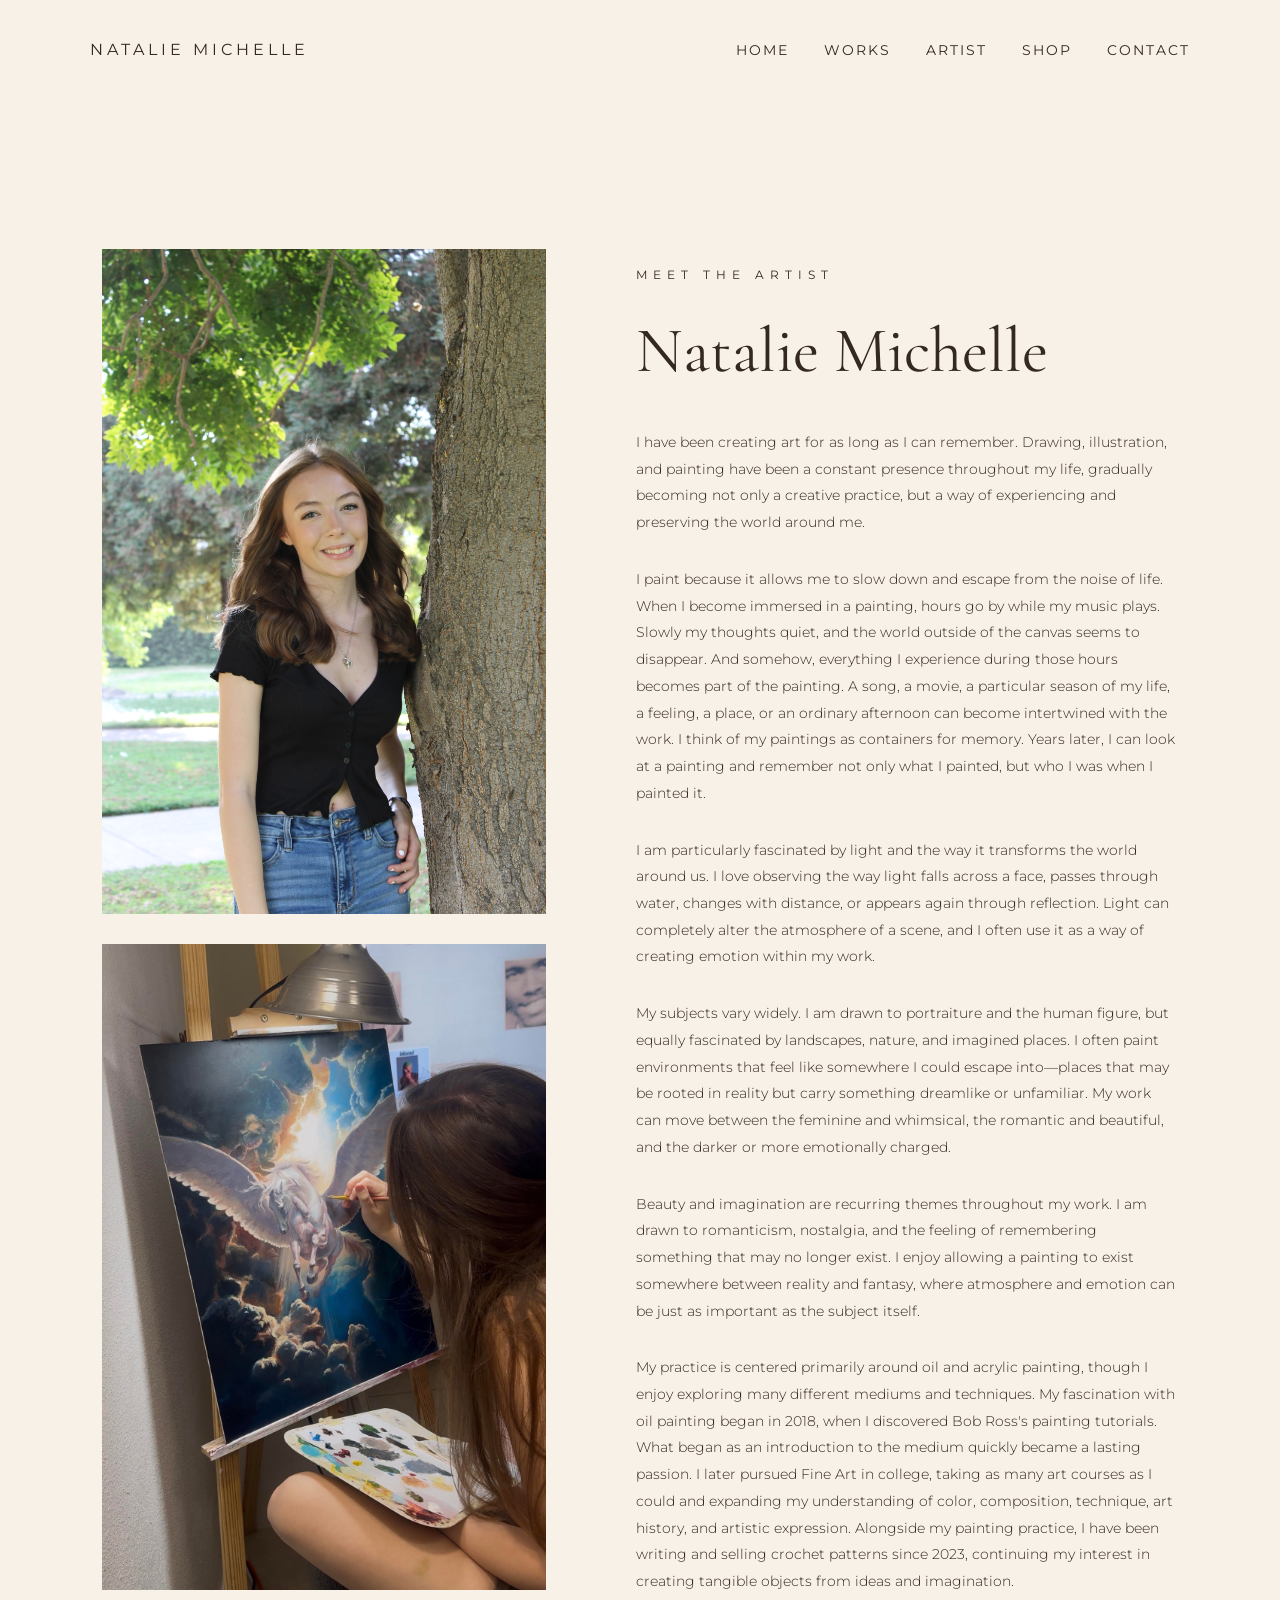
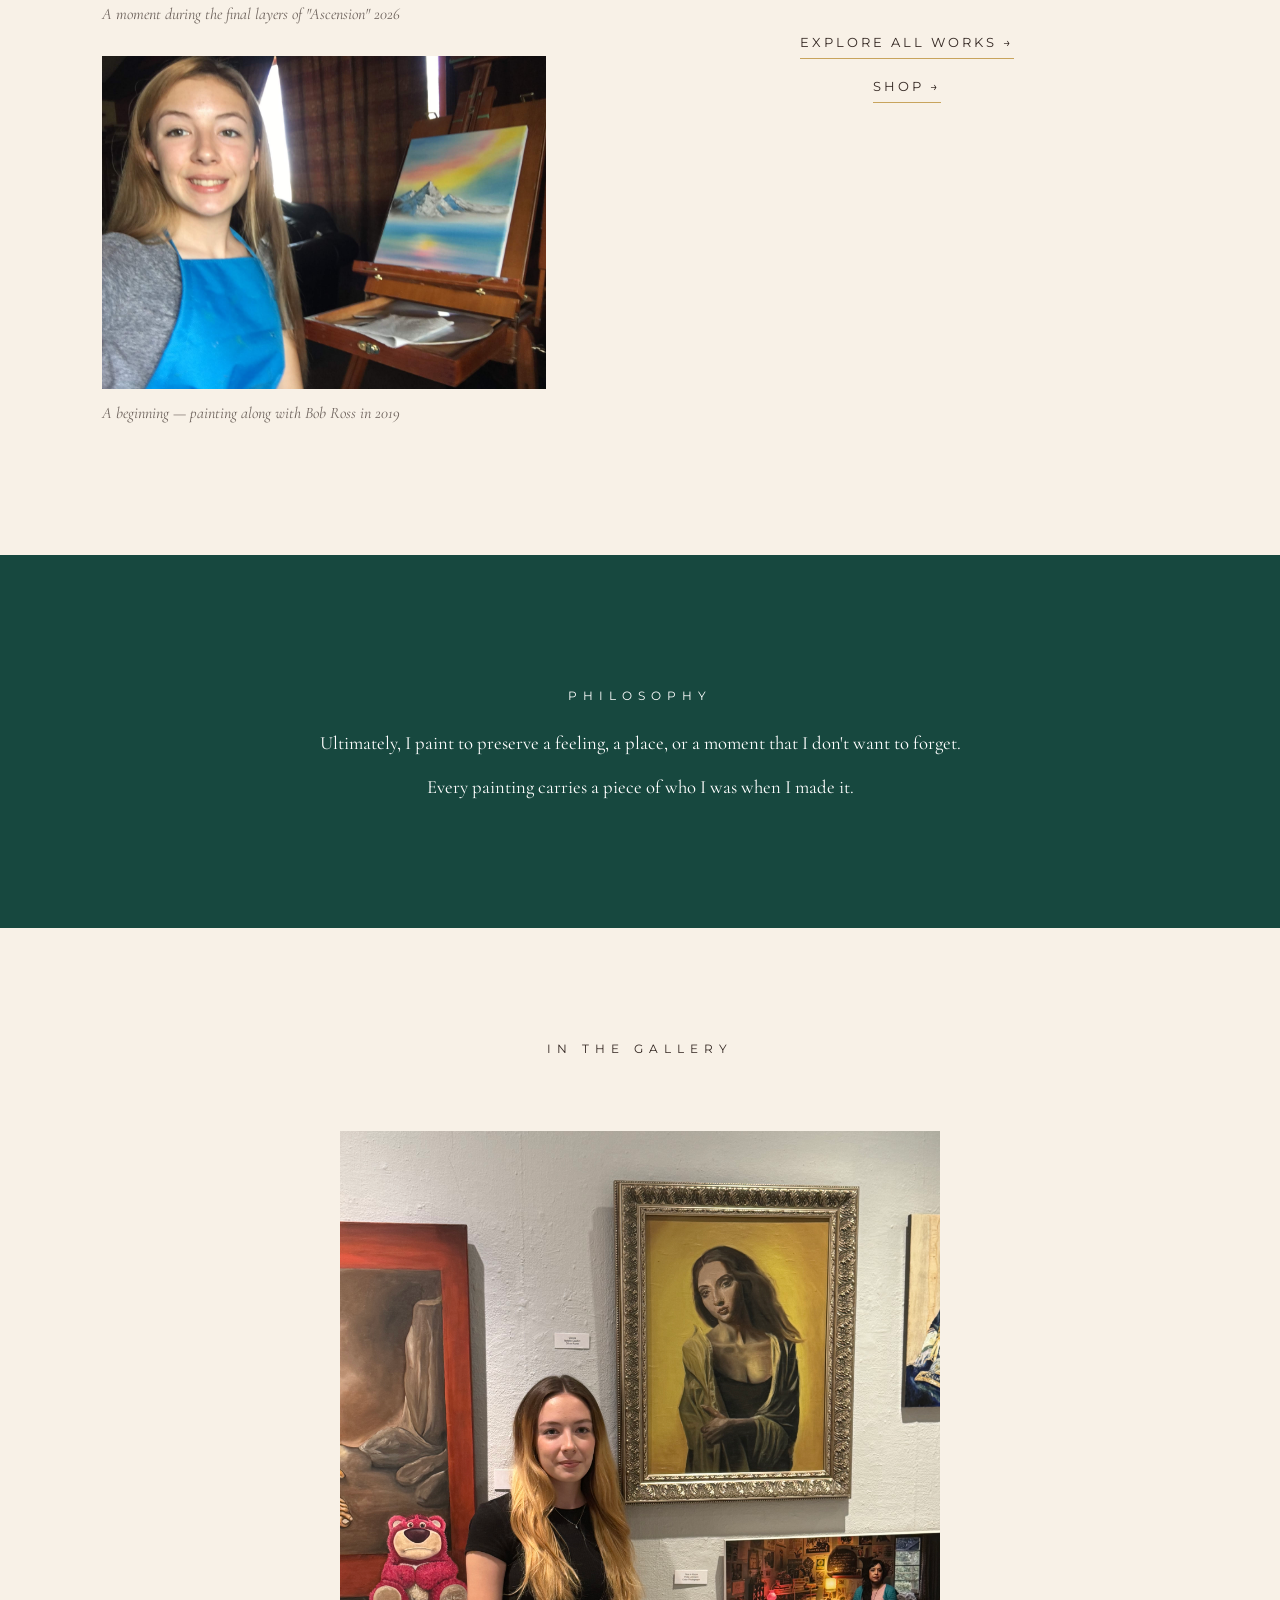
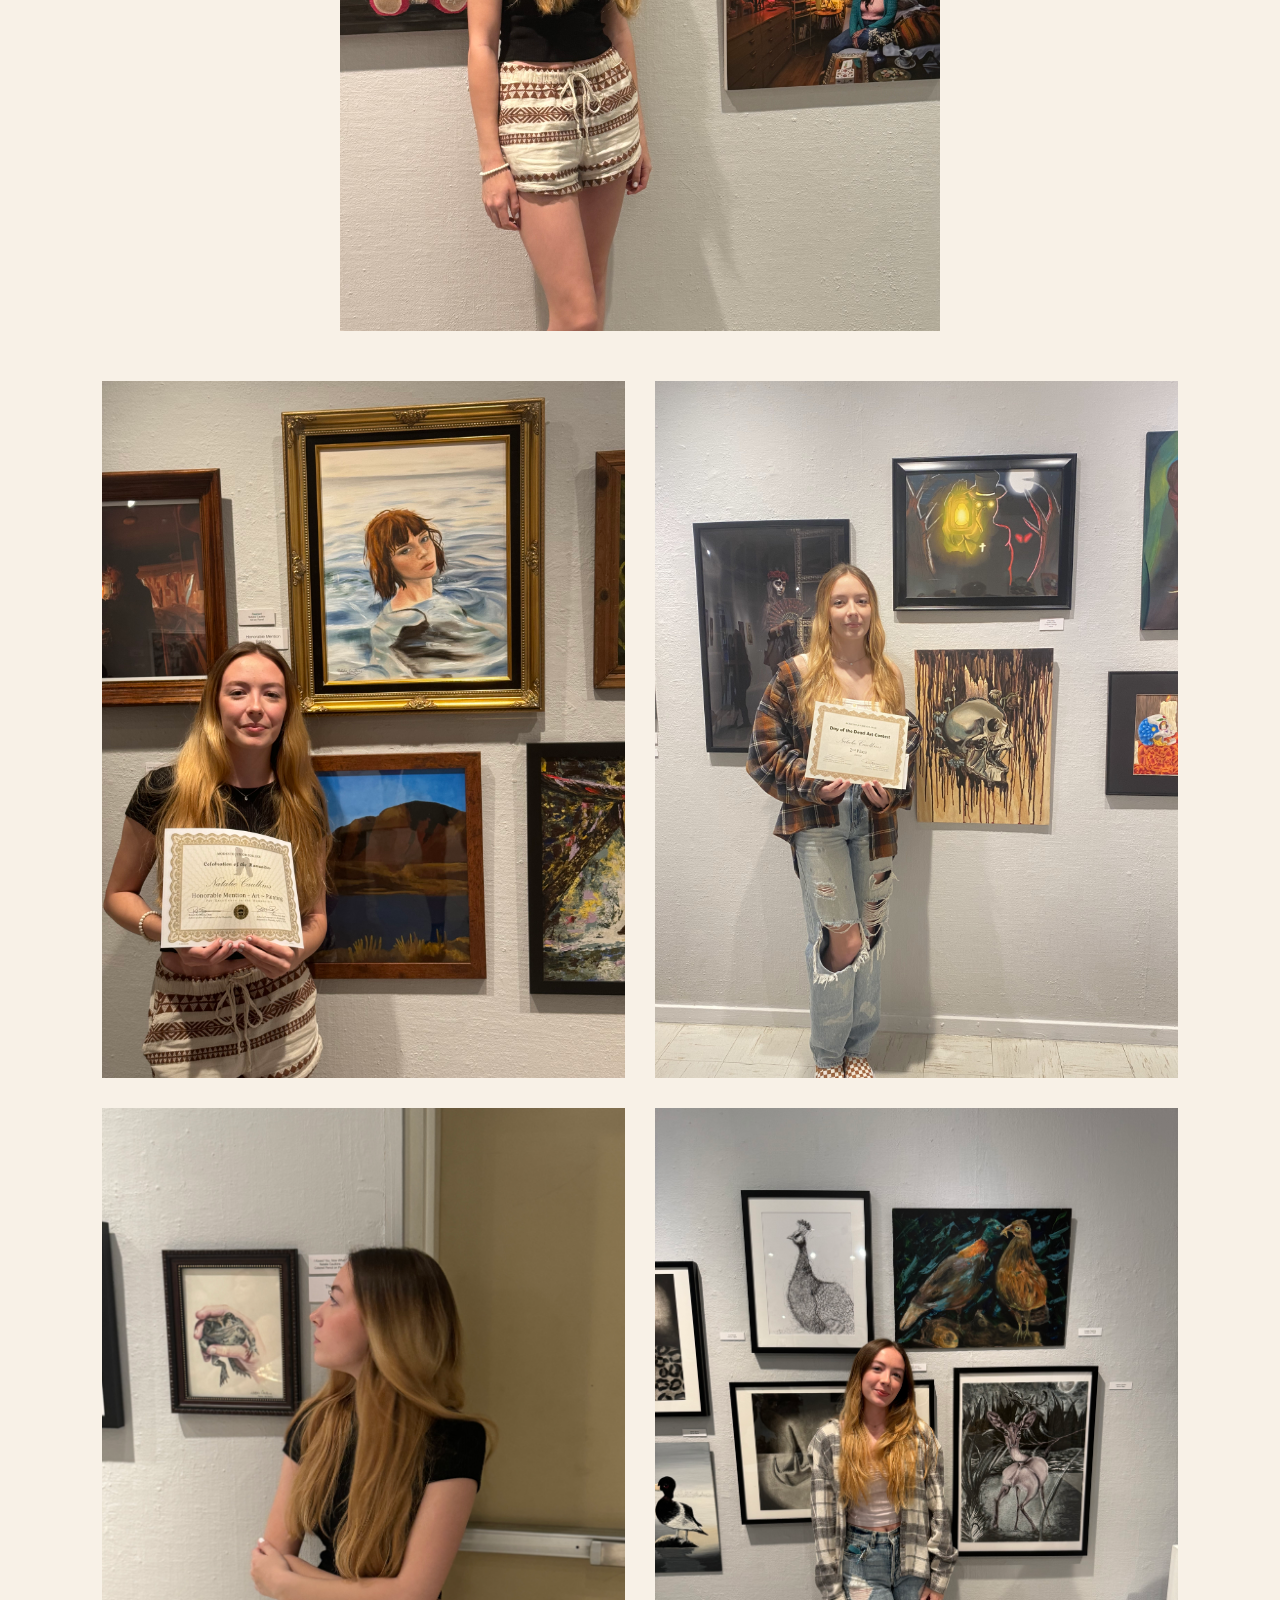
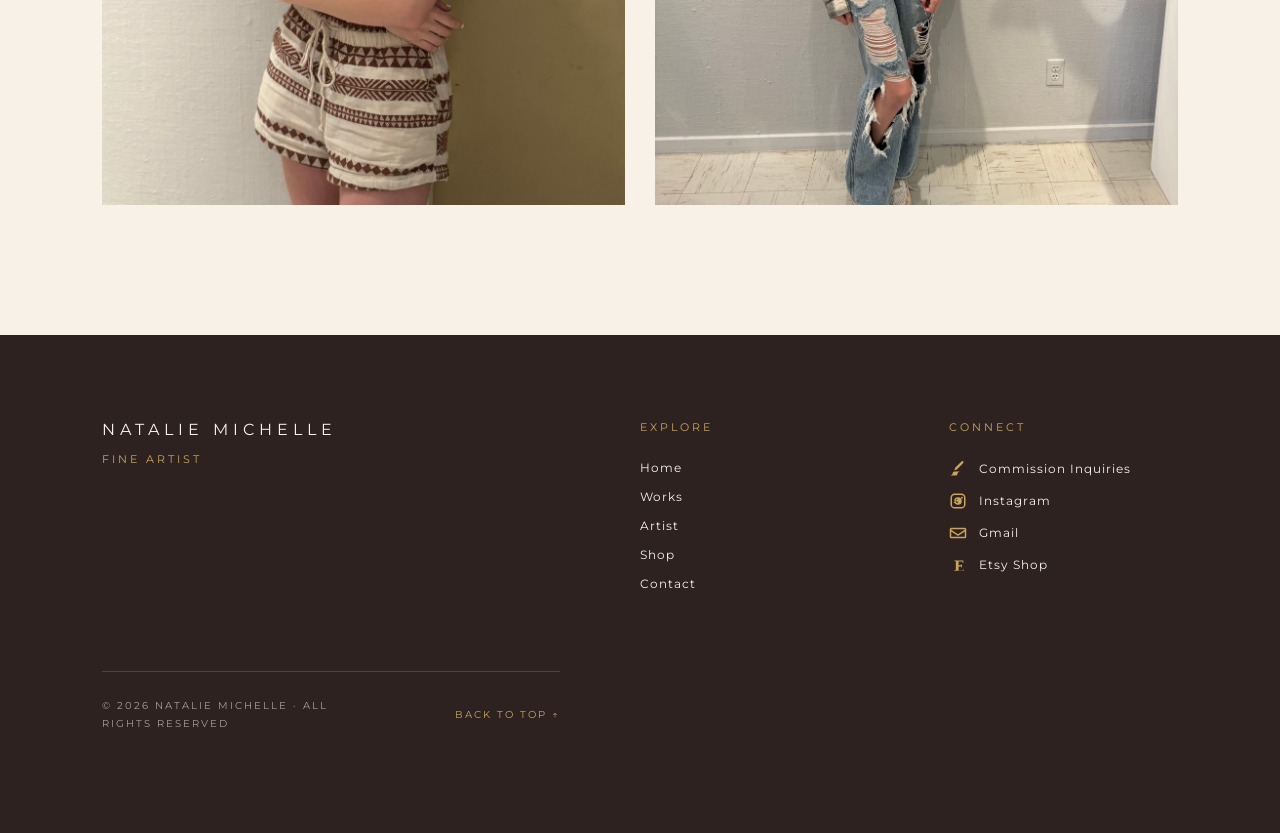
<file: about.html>
<!DOCTYPE html>
<html lang="en">

<head>

<meta charset="UTF-8">
<meta name="viewport" content="width=device-width, initial-scale=1.0">

<title>Artist | Natalie Michelle</title>

<link rel="stylesheet" href="style.css">

<link href="https://fonts.googleapis.com/css2?family=Cormorant+Garamond:wght@300;400;500;600;700&family=Montserrat:wght@300;400;500&display=swap" rel="stylesheet">

</head>


<body>


<header class="luxury-nav gallery-nav">

<div class="signature">
Natalie Michelle
</div>


<nav>

<a href="index.html">Home</a>


<div class="dropdown">

<a href="gallery.html">
Works
</a>

<div class="dropdown-menu">

<a href="works-2026.html">2026</a>
<a href="works-2025.html">2025</a>
<a href="works-2024.html">2024</a>
<a href="works-2023.html">2023</a>

</div>

</div>


<a href="about.html">Artist</a>
<a href="shop.html">Shop</a>
<a href="contact.html">Contact</a>

</nav>

</header>





<section class="artist-page">


<div class="artist-image">

    <img src="images/about/IMG_3350.jpeg" alt="Natalie Michelle">

    
    <div class="artist-memory">
        
        <img src="images/about/unnamed.jpg" alt="natalie michelle ascension 2026">
         <p>A moment during the final layers of "Ascension" 2026</p>
    </div>
<div class="artist-memory">
        
        <img src="images/about/IMG_5079.JPG" alt="natalie michelle bob ross 2019">
         <p>A beginning — painting along with Bob Ross in 2019</p>
    </div>
</div>


<div class="artist-text">


<p class="eyebrow">
Meet The Artist
</p>


<h1>
Natalie Michelle
</h1>

<div class="artist-bio">
<p>
I have been creating art for as long as I can remember. Drawing, illustration, and painting have been a 
constant presence throughout my life, gradually becoming not only a creative practice, but a way of 
experiencing and preserving the world around me.
</p>
<p>
I paint because it allows me to slow down and escape from the noise of life. When I become 
immersed in a painting, hours go by while my music plays. Slowly my thoughts quiet, and the world 
outside of the canvas seems to disappear. And somehow, everything I experience during those hours becomes
part of the painting. A song, a movie, a particular season of my life, a feeling, a place, or an ordinary 
afternoon can become intertwined with the work. I think of my paintings as containers for memory. 
Years later, I can look at a painting and remember not only what I painted, but who I was when I painted it. 
</p>
<p>
I am particularly fascinated by light and the way it transforms the world around us. I love observing the 
way light falls across a face, passes through water, changes with distance, or appears again through reflection.
Light can completely alter the atmosphere of a scene, and I often use it as a way of creating emotion within my work.
</p>
<p>
My subjects vary widely. I am drawn to portraiture and the human figure, but equally fascinated by landscapes, 
nature, and imagined places. I often paint environments that feel like somewhere I could escape into—places that
may be rooted in reality but carry something dreamlike or unfamiliar. My work can move between the feminine and 
whimsical, the romantic and beautiful, and the darker or more emotionally charged.
</p>
<p>
Beauty and imagination are recurring themes throughout my work. I am drawn to romanticism, nostalgia, and the 
feeling of remembering something that may no longer exist. I enjoy allowing a painting to exist somewhere 
between reality and fantasy, where atmosphere and emotion can be just as important as the subject itself.
</p>
<p>
My practice is centered primarily around oil and acrylic painting, though I enjoy exploring many different
mediums and techniques. My fascination with oil painting began in 2018, when I discovered Bob Ross's  
painting tutorials. What began as an introduction to the medium quickly became a lasting passion. I later pursued 
Fine Art in college, taking as many art courses as I could and expanding my understanding of color, 
composition, technique, art history, and artistic expression. Alongside my painting practice, I have been writing 
and selling crochet patterns since 2023, continuing my interest in creating tangible objects from ideas and imagination.
</p>
    <div class="artist-links">
<a href="gallery.html" class="minimal-link">
        Explore All Works → </a>
   
    <a href="shop.html" class="minimal-link">
        Shop →
    </a> 
    </div>
</div>
</div>


</section>






<section class="artist-statement">

    <p class="eyebrow">
        Philosophy
    </p>

    <h3>
        Ultimately, I paint to preserve a feeling, a place, or a moment that I don't want to forget.  
        <br><br>
        Every painting carries a piece of who I was when I made it.
 
    </h3>

   

    

</section>


<section class="artist-gallery">

    <div class="artist-gallery-intro">

        <p class="eyebrow">
            In the Gallery
        </p>

      


    </div>


    <div class="artist-gallery-grid">

       

 <div class="artist-gallery-item">
            <img
                src="images/about/IMG_0702.jpeg"
                alt="Self portrait by Natalie Michelle">
        </div>

        
        <div class="artist-gallery-item">
            <img
                src="images/about/IMG_0516.jpeg"
                alt="Natalie Michelle in a gallery">
        </div>

 <div class="artist-gallery-item">
            <img
                src="images/about/IMG_9554.jpg"
                alt="Natalie Michelle in a gallery">
        </div>



        <div class="artist-gallery-item">
            <img
                src="images/about/IMG_0715.jpeg"
                alt="Natalie Michelle in a gallery">
        </div>


        <div class="artist-gallery-item">
            <img
                src="images/about/IMG_5669.jpeg"
                alt="Natalie Michelle with her artwork">
        </div>

 
        
    </div>

</section>



<footer class="site-footer">


<div class="footer-main">

    <div class="footer-brand">

        <div class="footer-signature">
            Natalie Michelle
        </div>

        <p class="footer-title">
            Fine Artist
        </p>

    

    </div>


    <div class="footer-column">

        <h3>Explore</h3>

        <a href="index.html">Home</a>
        <a href="gallery.html">Works</a>
        <a href="about.html">Artist</a>
        <a href="shop.html">Shop</a>
        <a href="contact.html">Contact</a>

    </div>


   <div class="footer-column">


<h3>Connect</h3>

<a href="contact.html" class="footer-social">

    <svg viewBox="0 0 24 24" aria-hidden="true">
        <path d="M19.7 2.3a2.4 2.4 0 0 0-3.4 0L8.2 10.4l-1.1 3.3 3.3-1.1 8.1-8.1a2.4 2.4 0 0 0 0-3.4zM7.6 15.2c-.8 0-1.5.3-2 .8-.6.6-.8 1.3-.8 2.1 0 .7-.3 1.1-.8 1.4-.4.3-1 .5-1.6.5v.8h6.2c.8 0 1.5-.3 2-.8.6-.6.8-1.3.8-2.1 0-.7.3-1.1.8-1.4.4-.3 1-.5 1.6-.5v-.8H7.6z"/>
    </svg>

    <span>Commission Inquiries</span>

</a>


<a
    href="https://instagram.com/nataliecalart"
    target="_blank"
    rel="noopener"
    class="footer-social">

    <svg viewBox="0 0 24 24" aria-hidden="true">
        <path d="M7.5 2h9A5.5 5.5 0 0 1 22 7.5v9a5.5 5.5 0 0 1-5.5 5.5h-9A5.5 5.5 0 0 1 2 16.5v-9A5.5 5.5 0 0 1 7.5 2zm0 2A3.5 3.5 0 0 0 4 7.5v9A3.5 3.5 0 0 0 7.5 20h9a3.5 3.5 0 0 0 3.5-3.5v-9A3.5 3.5 0 0 0 16.5 4h-9zm4.5 3a5 5 0 1 1 0 10 5 5 0 0 1 0-10zm0 2a3 3 0 1 0 0 6 3 3 0 0 0-6 0zm5.25-2.75a1.25 1.25 0 1 1 0 2.5 1.25 1.25 0 0 1 0-2.5z"/>
    </svg>

    <span>Instagram</span>

</a>


<a
    href="mailto:nataliecal313@gmail.com"
    class="footer-social">

    <svg viewBox="0 0 24 24" aria-hidden="true">
        <path d="M3 5h18a2 2 0 0 1 2 2v10a2 2 0 0 1-2 2H3a2 2 0 0 1-2-2V7a2 2 0 0 1 2-2zm0 2v.5l9 6 9-6V7H3zm18 10V9.9l-8.45 5.63a1 1 0 0 1-1.1 0L3 9.9V17h18z"/>
    </svg>

    <span>Gmail</span>

</a>


<a
    href="https://www.etsy.com/shop/NatalieSunsetArt"
    target="_blank"
    rel="noopener"
    class="footer-social">

    <svg viewBox="0 0 24 24" aria-hidden="true">
        <path d="M19.5 17.5c-.5 1.2-1.1 1.7-2.5 1.7h-4.2v-5.1h2.3c.9 0 1.3.3 1.4 1.3h.7V11h-.7c-.1.9-.5 1.2-1.4 1.2h-2.3V7.4h3.5c1.5 0 1.9.5 2.3 1.9h.7L19 6H7v.7l1.5.3c.5.1.6.3.6.9v9.8c0 .6-.1.8-.6.9l-1.5.3v.7h12.3l.8-2.1h-.6z"/>
    </svg>

    <span>Etsy Shop</span>

</a>


</div>



<div class="footer-bottom">

    <p>
        © 2026 Natalie Michelle · All Rights Reserved
    </p>

    <a href="#" class="back-to-top">
        Back to Top ↑
    </a>

</div>


</footer>


<script src="script.js"></script>


</body>

</html>
</file>
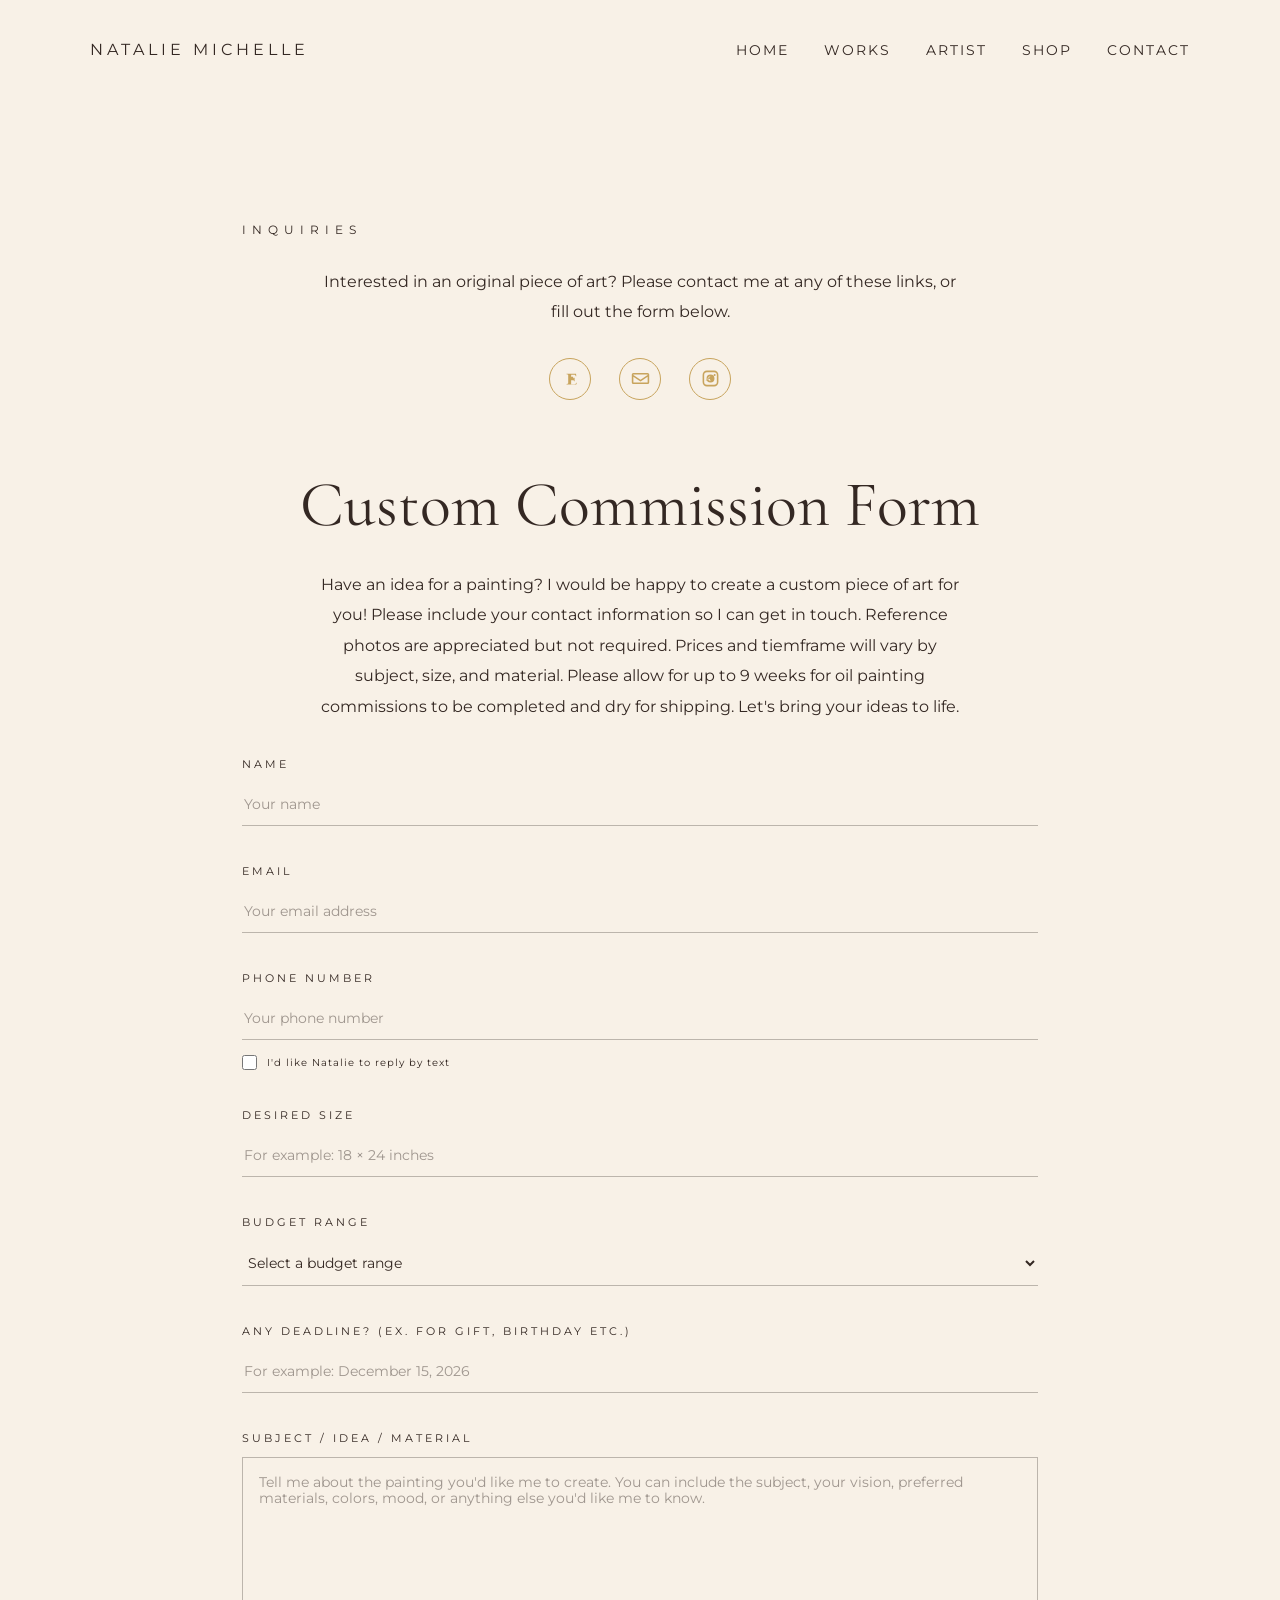
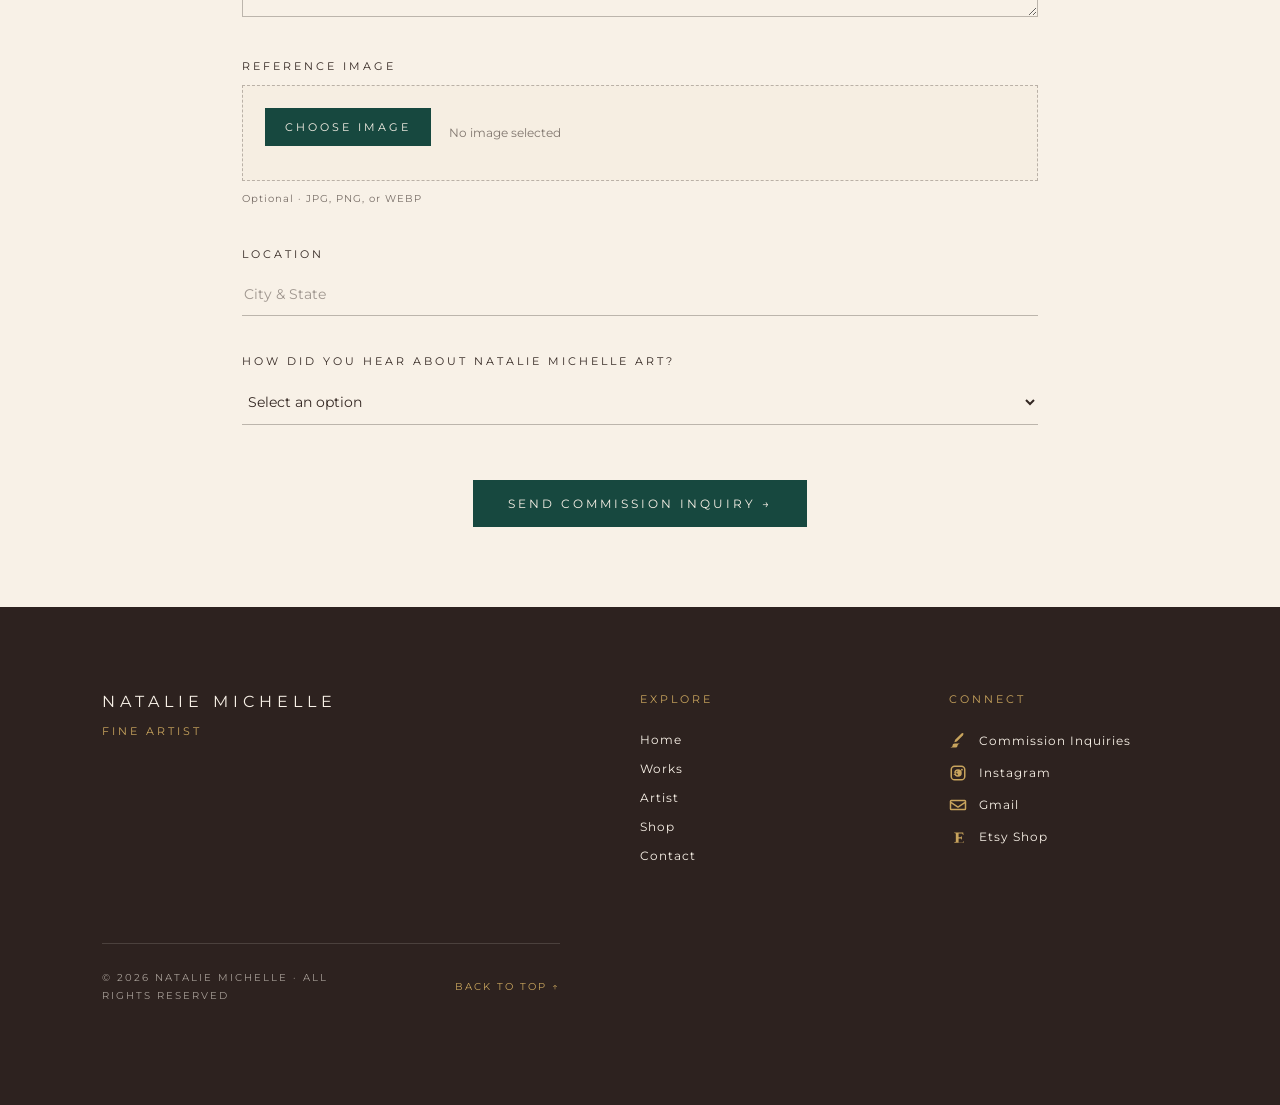
<file: contact.html>
<!DOCTYPE html>
<html lang="en">

<head>

<meta charset="UTF-8">
<meta name="viewport" content="width=device-width, initial-scale=1.0">

<title>Contact | Natalie Michelle</title>

<link rel="stylesheet" href="style.css">

<link href="https://fonts.googleapis.com/css2?family=Cormorant+Garamond:wght@300;400;500;600;700&family=Montserrat:wght@300;400;500&display=swap" rel="stylesheet">

</head>


<body>


<header class="luxury-nav gallery-nav">

<div class="signature">
Natalie Michelle
</div>


<nav>

<a href="index.html">Home</a>


<div class="dropdown">

<a href="gallery.html">
Works
</a>


<div class="dropdown-menu">

<a href="works-2026.html">2026</a>
<a href="works-2025.html">2025</a>
<a href="works-2024.html">2024</a>
<a href="works-2023.html">2023</a>

</div>

</div>


<a href="about.html">Artist</a>
<a href="shop.html">Shop</a>
<a href="contact.html">Contact</a>

</nav>

</header>





<section class="contact-page">

  <p class="eyebrow">
        Inquiries 
    </p>

    <p class="contact-note">Interested in an original piece of art? Please contact me at any of these links, or fill out the form below. </p>
    <div class="contact-socials">

    <a
        href="https://www.etsy.com/shop/NatalieSunsetArt"
        target="_blank"
        rel="noopener"
        aria-label="Etsy Shop">

        <svg viewBox="0 0 24 24" aria-hidden="true">
            <path d="M19.5 17.5c-.5 1.2-1.1 1.7-2.5 1.7h-4.2v-5.1h2.3c.9 0 1.3.3 1.4 1.3h.7V11h-.7c-.1.9-.5 1.2-1.4-1.2h-2.3V7.4h3.5c1.5 0 1.9.5 2.3 1.9h.7L19 6H7v.7l1.5.3c.5.1.6.3.6.9v9.8c0 .6-.1.8-.6.9l-1.5.3v.7h12.3l.8-2.1h-.6z"/>
        </svg>

    </a>


    <a
        href="mailto:nataliecal313@email.com"
        aria-label="Gmail">

        <svg viewBox="0 0 24 24" aria-hidden="true">
            <path d="M3 5h18a2 2 0 0 1 2 2v10a2 2 0 0 1-2 2H3a2 2 0 0 1-2-2V7a2 2 0 0 1 2-2zm0 2v.5l9 6 9-6V7H3zm18 10V9.9l-8.45 5.63a1 1 0 0 1-1.1 0L3 9.9V17h18z"/>
        </svg>

    </a>


    <a
        href="https://instagram.com/nataliecalart"
        target="_blank"
        rel="noopener"
        aria-label="Instagram">

        <svg viewBox="0 0 24 24" aria-hidden="true">
            <path d="M7.5 2h9A5.5 5.5 0 0 1 22 7.5v9a5.5 5.5 0 0 1-5.5 5.5h-9A5.5 5.5 0 0 1 2 16.5v-9A5.5 5.5 0 0 1 7.5 2zm0 2A3.5 3.5 0 0 0 4 7.5v9A3.5 3.5 0 0 0 7.5 20h9a3.5 3.5 0 0 0 3.5-3.5v-9A3.5 3.5 0 0 0 16.5 4h-9zm4.5 3a5 5 0 1 1 0 10 5 5 0 0 1 0-10zm0 2a3 3 0 1 0 0 6 3 3 0 0 0-6 0zm5.25-2.75a1.25 1.25 0 1 1 0 2.5 1.25 1.25 0 0 1 0-2.5z"/>
        </svg>

    </a>

</div>

<div class="contact-intro">


    <h1>
       Custom Commission Form
    </h1>

    <p>
    Have an idea for a painting? I would be happy to create a custom piece of art for you! 
    Please include your contact information so I can get in touch. Reference photos are appreciated but not required.
    Prices and tiemframe will vary by subject, size, and material. 
    Please allow for up to 9 weeks for oil painting commissions to be completed and dry for shipping. 
    Let's bring your ideas to life.
    </p>

</div>


<form class="inquiry-form"
      action="https://formsubmit.co/nataliecal313@gmail.com"
      method="POST"
      enctype="multipart/form-data">


<input type="hidden" name="_subject" value="New Commission Inquiry | Natalie Michelle Art">
<input type="hidden" name="_captcha" value="false">
<input type="hidden" name="_template" value="table">

<!-- NAME -->

<div class="form-field">

    <label for="name">
        Name
    </label>

    <input
        type="text"
        id="name"
        name="Name"
        placeholder="Your name"
        required>

</div>


<!-- EMAIL -->

<div class="form-field">

    <label for="email">
        Email
    </label>

    <input
        type="email"
        id="email"
        name="Email"
        placeholder="Your email address"
        required>

</div>


<!-- PHONE -->

<div class="form-field">

    <label for="phone">
        Phone Number
    </label>

    <input
        type="tel"
        id="phone"
        name="Phone Number"
        placeholder="Your phone number">

    <label class="checkbox-label">

        <input
            type="checkbox"
            name="Phone Reply Requested"
            value="Yes">

        <span>
            I'd like Natalie to reply by text
        </span>

    </label>

</div>


<!-- SIZE -->

<div class="form-field">

    <label for="size">
        Desired Size
    </label>

    <input
        type="text"
        id="size"
        name="Desired Size"
        placeholder="For example: 18 × 24 inches">

</div>

<!-- BUDGET -->

<div class="form-field">

    <label for="budget">
        Budget Range
    </label>

    <select
        id="budget"
        name="Budget Range">

        <option value="" disabled selected>
            Select a budget range
        </option>

        <option value="Under $250">
            Under $250
        </option>

        <option value="$250–$500">
            $250–$500
        </option>

        <option value="$500–$750">
            $500–$750
        </option>

        <option value="$750–$1,000">
            $750–$1,000
        </option>

        <option value="$1,000+">
            $1,000+
        </option>

        <option value="Not sure yet">
            I'm not sure yet
        </option>

    </select>

</div>
<!-- DEADLINE -->

<div class="form-field">

    <label for="deadline">
       Any Deadline? (ex. for gift, birthday etc.)
    </label>

    <input
        type="text"
        id="deadline"
        name="Deadline"
        placeholder="For example: December 15, 2026">

</div>


<!-- SUBJECT / IDEA / MATERIAL -->

<div class="form-field">

    <label for="idea">
        Subject / Idea / Material
    </label>

    <textarea
        id="idea"
        name="Subject, Idea, Material"
        rows="7"
        placeholder="Tell me about the painting you'd like me to create. You can include the subject, your vision, preferred materials, colors, mood, or anything else you'd like me to know."
        required></textarea>

</div>


<!-- REFERENCE IMAGE -->

<div class="form-field">

    <label for="reference">
        Reference Image
    </label>

    <div class="file-upload">

        <input
            type="file"
            id="reference"
            name="Reference Image"
            accept="image/jpeg,image/png,image/webp">

        <label for="reference" class="file-upload-button">
            Choose Image
        </label>

        <span id="file-name">
            No image selected
        </span>

    </div>

    <p class="upload-note">
        Optional · JPG, PNG, or WEBP
    </p>

</div>


<!-- LOCATION -->

<div class="form-field">

    <label for="location">
        Location
    </label>

    <input
        type="text"
        id="location"
        name="Location"
        placeholder="City & State">

</div>


<!-- HOW THEY FOUND YOU -->

<div class="form-field">

    <label for="heard">
        How Did You Hear About Natalie Michelle Art?
    </label>

    <select
        id="heard"
        name="How They Heard About Natalie Michelle Art">

        <option value="" disabled selected>
            Select an option
        </option>

        <option value="Instagram">
            Instagram
        </option>

        <option value="Etsy">
            Etsy
        </option>

        <option value="Google">
            Google
        </option>

        <option value="Friend or Family">
            Friend or Family
        </option>

        <option value="Word of Mouth">
            Word of Mouth
        </option>

        <option value="Other">
            Other
        </option>

    </select>

</div>


<!-- SUBMIT -->

<button type="submit" class="gold-button">
    Send Commission Inquiry →
</button>


</form>


</section>


<footer class="site-footer">


<div class="footer-main">

    <div class="footer-brand">

        <div class="footer-signature">
            Natalie Michelle
        </div>

        <p class="footer-title">
            Fine Artist
        </p>

    

    </div>


    <div class="footer-column">

        <h3>Explore</h3>

        <a href="index.html">Home</a>
        <a href="gallery.html">Works</a>
        <a href="about.html">Artist</a>
      
        <a href="shop.html">Shop</a>
        <a href="contact.html">Contact</a>

    </div>


   <div class="footer-column">


<h3>Connect</h3>

<a href="contact.html" class="footer-social">

    <svg viewBox="0 0 24 24" aria-hidden="true">
        <path d="M19.7 2.3a2.4 2.4 0 0 0-3.4 0L8.2 10.4l-1.1 3.3 3.3-1.1 8.1-8.1a2.4 2.4 0 0 0 0-3.4zM7.6 15.2c-.8 0-1.5.3-2 .8-.6.6-.8 1.3-.8 2.1 0 .7-.3 1.1-.8 1.4-.4.3-1 .5-1.6.5v.8h6.2c.8 0 1.5-.3 2-.8.6-.6.8-1.3.8-2.1 0-.7.3-1.1.8-1.4.4-.3 1-.5 1.6-.5v-.8H7.6z"/>
    </svg>

    <span>Commission Inquiries</span>

</a>


<a
    href="https://instagram.com/nataliecalart"
    target="_blank"
    rel="noopener"
    class="footer-social">

    <svg viewBox="0 0 24 24" aria-hidden="true">
        <path d="M7.5 2h9A5.5 5.5 0 0 1 22 7.5v9a5.5 5.5 0 0 1-5.5 5.5h-9A5.5 5.5 0 0 1 2 16.5v-9A5.5 5.5 0 0 1 7.5 2zm0 2A3.5 3.5 0 0 0 4 7.5v9A3.5 3.5 0 0 0 7.5 20h9a3.5 3.5 0 0 0 3.5-3.5v-9A3.5 3.5 0 0 0 16.5 4h-9zm4.5 3a5 5 0 1 1 0 10 5 5 0 0 1 0-10zm0 2a3 3 0 1 0 0 6 3 3 0 0 0-6 0zm5.25-2.75a1.25 1.25 0 1 1 0 2.5 1.25 1.25 0 0 1 0-2.5z"/>
    </svg>

    <span>Instagram</span>

</a>


<a
    href="mailto:nataliecal313@gmail.com"
    class="footer-social">

    <svg viewBox="0 0 24 24" aria-hidden="true">
        <path d="M3 5h18a2 2 0 0 1 2 2v10a2 2 0 0 1-2 2H3a2 2 0 0 1-2-2V7a2 2 0 0 1 2-2zm0 2v.5l9 6 9-6V7H3zm18 10V9.9l-8.45 5.63a1 1 0 0 1-1.1 0L3 9.9V17h18z"/>
    </svg>

    <span>Gmail</span>

</a>


<a
    href="https://www.etsy.com/shop/NatalieSunsetArt"
    target="_blank"
    rel="noopener"
    class="footer-social">

    <svg viewBox="0 0 24 24" aria-hidden="true">
        <path d="M19.5 17.5c-.5 1.2-1.1 1.7-2.5 1.7h-4.2v-5.1h2.3c.9 0 1.3.3 1.4 1.3h.7V11h-.7c-.1.9-.5 1.2-1.4 1.2h-2.3V7.4h3.5c1.5 0 1.9.5 2.3 1.9h.7L19 6H7v.7l1.5.3c.5.1.6.3.6.9v9.8c0 .6-.1.8-.6.9l-1.5.3v.7h12.3l.8-2.1h-.6z"/>
    </svg>

    <span>Etsy Shop</span>

</a>


</div>



<div class="footer-bottom">

    <p>
        © 2026 Natalie Michelle · All Rights Reserved
    </p>

    <a href="#" class="back-to-top">
        Back to Top ↑
    </a>

</div>


</footer>

<script src="script.js"></script>


</body>

</html>
</file>
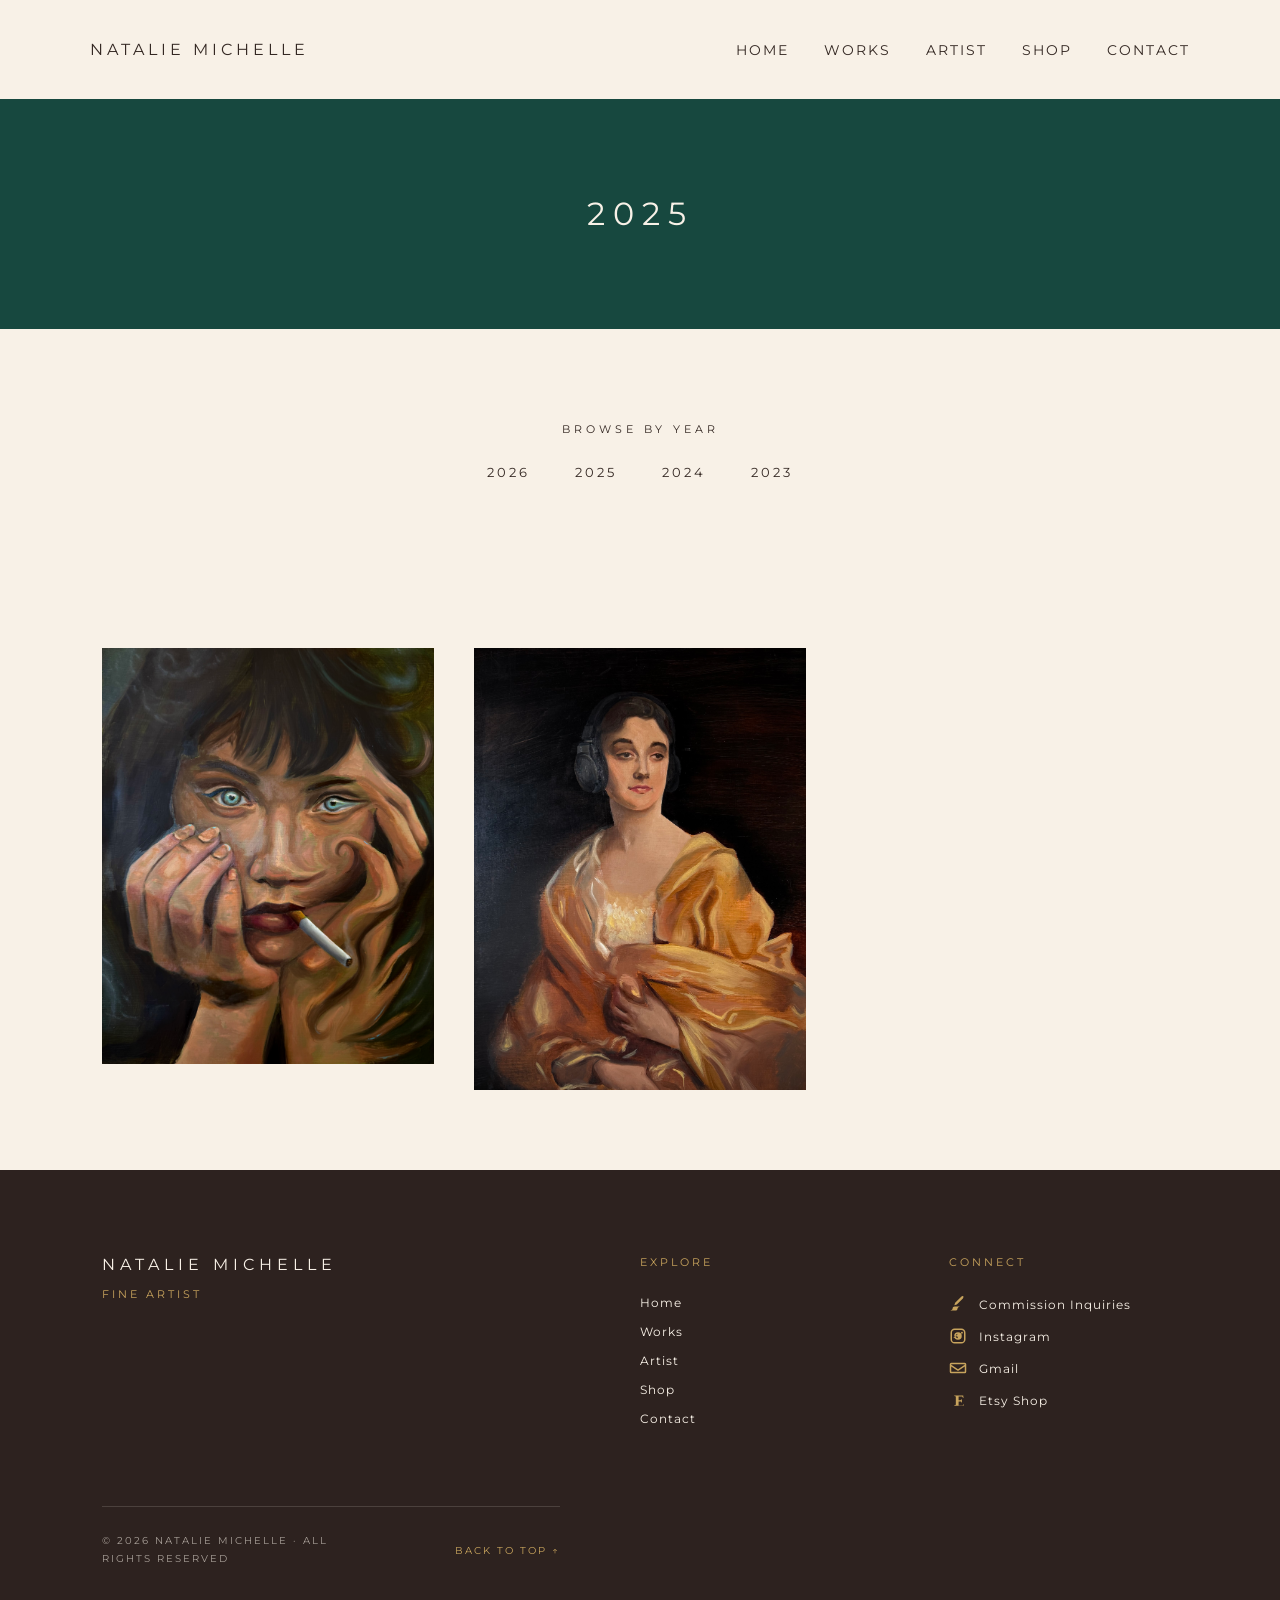
<file: works-2025.html>
<!DOCTYPE html>
<html lang="en">

<head>

<meta charset="UTF-8">
<meta name="viewport" content="width=device-width, initial-scale=1.0">

<title>2026 | Natalie Michelle</title>

<link rel="stylesheet" href="style.css">

<link href="https://fonts.googleapis.com/css2?family=Cormorant+Garamond:wght@300;400;500;600&family=Montserrat:wght@300;400&display=swap" rel="stylesheet">

</head>


<body>


<header class="luxury-nav gallery-nav">

<div class="signature">
Natalie Michelle
</div>


<nav>

<a href="index.html">Home</a>


<div class="dropdown">

<a href="gallery.html">
Works
</a>


<div class="dropdown-menu">

<a href="works-2026.html">2026</a>
<a href="works-2025.html">2025</a>
<a href="works-2024.html">2024</a>
<a href="works-2023.html">2023</a>

</div>

</div>


<a href="about.html">Artist</a>

<a href="shop.html">Shop</a>
<a href="contact.html">Contact</a>


</nav>

</header>





<section class="gallery-banner">

<p class="eyebrow">
2025
</p>

</section>


<section class="year-navigation">

    <p>Browse by year</p>

    <div class="year-links">
        <a href="works-2026.html">2026</a>
        <a href="works-2025.html">2025</a>
        <a href="works-2024.html">2024</a>
        <a href="works-2023.html">2023</a>
    </div>

</section>


<main class="works-page">


<section class="masonry-gallery">



<!-- ADD 2025 PAINTINGS HERE -->


<div class="painting-card"
onclick="openLightbox(
'Becoming Her Addiction',
'Oil on Masonite · 2025',
'16x20inch A striking oil portrait of a woman smoking a cigarette. On display, not currently available for purchase.',
'images/paintings/IMG_2861.jpeg'
)">

<img src="images/paintings/IMG_2861.jpeg" alt="Becoming Her Addiction">

</div>

<div class="painting-card"
onclick="openLightbox(
'What is she Listening To?',
'Oil on Masonite · 2025',
'18x24inch A master copy with a contemporary twist. Based on John Singer Sargents Sybil Sasooon, The countess of Rocksavage, 1913.',
'images/paintings/IMG_6725.jpeg'
)">

<img src="images/paintings/IMG_6725.jpeg" alt="What is she Listening To?">

</div>

</section>


</main>







<div class="lightbox" id="lightbox">


<button onclick="closeLightbox()">
×
</button>


<div class="lightbox-content">


<img id="lightbox-image">


<div class="lightbox-info">


<h2 id="lightbox-title"></h2>

<p id="lightbox-medium"></p>

<p id="lightbox-description"></p>


</div>


</div>


</div>







<footer class="site-footer">


<div class="footer-main">

    <div class="footer-brand">

        <div class="footer-signature">
            Natalie Michelle
        </div>

        <p class="footer-title">
            Fine Artist
        </p>

    

    </div>


    <div class="footer-column">

        <h3>Explore</h3>

        <a href="index.html">Home</a>
        <a href="gallery.html">Works</a>
        <a href="about.html">Artist</a>
      
        <a href="shop.html">Shop</a>
        <a href="contact.html">Contact</a>

    </div>


   <div class="footer-column">


<h3>Connect</h3>

<a href="contact.html" class="footer-social">

    <svg viewBox="0 0 24 24" aria-hidden="true">
        <path d="M19.7 2.3a2.4 2.4 0 0 0-3.4 0L8.2 10.4l-1.1 3.3 3.3-1.1 8.1-8.1a2.4 2.4 0 0 0 0-3.4zM7.6 15.2c-.8 0-1.5.3-2 .8-.6.6-.8 1.3-.8 2.1 0 .7-.3 1.1-.8 1.4-.4.3-1 .5-1.6.5v.8h6.2c.8 0 1.5-.3 2-.8.6-.6.8-1.3.8-2.1 0-.7.3-1.1.8-1.4.4-.3 1-.5 1.6-.5v-.8H7.6z"/>
    </svg>

    <span>Commission Inquiries</span>

</a>


<a
    href="https://instagram.com/nataliecalart"
    target="_blank"
    rel="noopener"
    class="footer-social">

    <svg viewBox="0 0 24 24" aria-hidden="true">
        <path d="M7.5 2h9A5.5 5.5 0 0 1 22 7.5v9a5.5 5.5 0 0 1-5.5 5.5h-9A5.5 5.5 0 0 1 2 16.5v-9A5.5 5.5 0 0 1 7.5 2zm0 2A3.5 3.5 0 0 0 4 7.5v9A3.5 3.5 0 0 0 7.5 20h9a3.5 3.5 0 0 0 3.5-3.5v-9A3.5 3.5 0 0 0 16.5 4h-9zm4.5 3a5 5 0 1 1 0 10 5 5 0 0 1 0-10zm0 2a3 3 0 1 0 0 6 3 3 0 0 0-6 0zm5.25-2.75a1.25 1.25 0 1 1 0 2.5 1.25 1.25 0 0 1 0-2.5z"/>
    </svg>

    <span>Instagram</span>

</a>


<a
    href="mailto:nataliecal313@gmail.com"
    class="footer-social">

    <svg viewBox="0 0 24 24" aria-hidden="true">
        <path d="M3 5h18a2 2 0 0 1 2 2v10a2 2 0 0 1-2 2H3a2 2 0 0 1-2-2V7a2 2 0 0 1 2-2zm0 2v.5l9 6 9-6V7H3zm18 10V9.9l-8.45 5.63a1 1 0 0 1-1.1 0L3 9.9V17h18z"/>
    </svg>

    <span>Gmail</span>

</a>


<a
    href="https://www.etsy.com/shop/NatalieSunsetArt"
    target="_blank"
    rel="noopener"
    class="footer-social">

    <svg viewBox="0 0 24 24" aria-hidden="true">
        <path d="M19.5 17.5c-.5 1.2-1.1 1.7-2.5 1.7h-4.2v-5.1h2.3c.9 0 1.3.3 1.4 1.3h.7V11h-.7c-.1.9-.5 1.2-1.4 1.2h-2.3V7.4h3.5c1.5 0 1.9.5 2.3 1.9h.7L19 6H7v.7l1.5.3c.5.1.6.3.6.9v9.8c0 .6-.1.8-.6.9l-1.5.3v.7h12.3l.8-2.1h-.6z"/>
    </svg>

    <span>Etsy Shop</span>

</a>


</div>



<div class="footer-bottom">

    <p>
        © 2026 Natalie Michelle · All Rights Reserved
    </p>

    <a href="#" class="back-to-top">
        Back to Top ↑
    </a>

</div>


</footer>




<script src="script.js"></script>


</body>

</html>
</file>
<file: style.css>
:root {

    --ivory: #f8f1e7;
    --paper: #efe3d3;
  --emerald: #17483F;
    --sage: #89947b;
    --gold: #c8a45d;
    --ink: #342823;

}


* {

    margin:0;
    padding:0;
    box-sizing:border-box;

}


html {

    scroll-behavior:smooth;

}


body {

    background:var(--ivory);
    color:var(--ink);

    font-family:'Montserrat', sans-serif;

}



h1,
h2,
h3 {

    font-family:'Cormorant Garamond', serif;
    font-weight:400;

}



p {

    line-height:1.9;

}



a {

    text-decoration:none;
    color:inherit;

}



/* =========================
   NAVIGATION
========================= */


.luxury-nav {

    position:absolute;

    top:0;
    width:100%;

    padding:40px 7%;

    display:flex;

    justify-content:space-between;

    align-items:center;

    z-index:20;

    color:white;

}



.signature {

font-family:'Montserrat', sans-serif;

font-size: 1rem;

font-style:normal;

letter-spacing:4px;

text-transform:uppercase;

font-weight:400;

}



.luxury-nav nav {
    display:flex;
    align-items:center;
    gap:35px;
}

.luxury-nav nav a {

    font-size:.85rem;

    letter-spacing:2px;

    text-transform:uppercase;

    transition:.3s;

}



.luxury-nav nav a:hover {

    color:var(--gold);

}
.luxury-nav .dropdown-menu {
    background:var(--ivory);
}
/* Interior Page Navigation */

.gallery-nav {
    position:relative;
    color:var(--ink);
    background:var(--ivory);
}


.gallery-nav .signature {
    color:var(--ink);
}


.gallery-nav nav a {
    color:var(--ink);
}


.gallery-nav nav a:hover {
    color:var(--gold);
}

/* =========================
 HERO
========================= */


.new-hero {

    height:65vh;
     min-height:520px;

    position:relative;

    display:flex;

    align-items:center;

    justify-content:center;

    overflow:hidden;

}



.hero-image {

    position:absolute;

    inset:0;

}



.hero-image img {

    width:100%;

    height:100%;

    object-fit:cover;

}



.hero-image::after {

    content:"";

    position:absolute;

    inset:0;

    background:

    linear-gradient(

    rgba(45,32,27,.25),

    rgba(45,32,27,.55)

    );

}



.hero-overlay {

    position:relative;

    color:white;

    text-align:center;

    max-width:800px;

    padding:30px;

}



.eyebrow {

    letter-spacing:6px;

    text-transform:uppercase;

    font-size:.75rem;

    margin-bottom:25px;

}



.hero-overlay h1 {

    display:none;

}





.hero-description {

    display:none;


}



.minimal-link {

    display:inline-block;

    letter-spacing:3px;

    text-transform:uppercase;

    font-size:.8rem;

    padding-bottom:8px;

    border-bottom:1px solid var(--gold);

}



/* =========================
 FEATURE INTRO
========================= */


.featured-intro {

    text-align:center;

    padding:120px 15%;

}



.featured-intro h2 {

    font-size:3.5rem;

    max-width:900px;

    margin:auto;

}





/* =========================
 FEATURED ART
========================= */


.featured-work {

    display:grid;

    grid-template-columns:1.2fr .8fr;

    align-items:center;

    gap:80px;

    padding:100px 8%;

}



.work-image img {

    width:100%;

}



.work-text h3 {

    font-size:3rem;

    margin-bottom:20px;

}



.work-text p {

    margin-bottom:25px;

}





/* =========================
 ARTIST
========================= */


.artist-preview {

    background:var(--emerald);

    color:white;

    padding:60px 15%;

    text-align:center;

}



.artist-preview h2 {

    font-size:4rem;

    margin:30px auto;

}



.artist-preview p {

    max-width:700px;

    margin:30px auto;

}





/* =========================
 STUDIO
========================= */


.studio-preview {

    padding:130px 10%;

    text-align:center;

    background:var(--paper);

}



.studio-preview h2 {

    font-size:4rem;

    margin-bottom:40px;

}





/* =========================
 FOOTER
========================= */


footer {

    background:#2d221f;

    color:white;

    padding:50px;

    display:flex;

    flex-direction:column;

    align-items:center;

    gap:20px;

}

footer p {

    font-family:'Montserrat', sans-serif;

    font-size:.75rem;

    letter-spacing:3px;

    text-transform:uppercase;

}

.instagram-link {

    width:42px;

    height:42px;

    border:1px solid var(--gold);

    border-radius:50%;

    display:flex;

    align-items:center;

    justify-content:center;

    color:var(--gold);
 margin-top:10px;
    
}



.instagram-link svg {

    width:22px;

    fill:currentColor;

}





/* =========================
 MOBILE
========================= */


@media(max-width:900px){


.luxury-nav {

    flex-direction:column;

    gap:25px;

}



.luxury-nav nav {

    gap:15px;

    flex-wrap:wrap;

    justify-content:center;

}



.featured-work {

    grid-template-columns:1fr;

}



.featured-intro h2,

.artist-preview h2,

.studio-preview h2 {

    font-size:2.5rem;

}


}
/* =========================
   Gallery Style Feature
========================= */

.gallery-feature {
    padding:110px 8%;
    text-align:center;
}

.gallery-feature h2 {
    font-size:3.5rem;
    margin-bottom:60px;
}
.gallery-feature > .minimal-link {
    margin-top:60px;
}
.featured-gallery {
    display:grid;
    grid-template-columns:repeat(3, 1fr);
    gap:35px;
    max-width:1200px;
    margin:auto;
}

.featured-piece img {
    width:100%;
    aspect-ratio: 4 / 5;
    object-fit:cover;
    display:block;
}

.featured-piece {
    text-align:center;
}

.featured-piece h3 {
    font-size:2rem;
    margin-top:22px;
    margin-bottom:8px;
}

.featured-piece .medium {
    color:var(--gold);
    letter-spacing:2px;
    text-transform:uppercase;
    font-size:.7rem;
}

@media(max-width:900px) {
    .featured-gallery {
        grid-template-columns:1fr;
        max-width:600px;
    }

    .gallery-feature h2 {
        font-size:2.8rem;
    }
}
/* =========================
 Artist Chapter
========================= */


.artist-chapter {

    display:grid;

    grid-template-columns:1fr 1fr;

    gap:90px;

    align-items:center;

    padding:60px 8%;

}



.chapter-image img {

    width:100%;

}



.chapter-text h2 {

    font-size:4rem;

    line-height:1.1;

    margin:30px 0;

}



.chapter-text p {

    margin-bottom:35px;

}



@media(max-width:900px){

.artist-chapter {

    grid-template-columns:1fr;

}


.chapter-text h2 {

    font-size:2.8rem;

}


}
/* =========================
   Studio Chapter
========================= */


.studio-chapter {

    display:grid;

    grid-template-columns:1fr 1fr;

    gap:90px;

    align-items:center;

    padding:150px 8%;

    background:var(--paper);

}



.studio-image img {

    width:100%;

}



.studio-text h2 {

    font-size:4rem;

    line-height:1.1;

    margin:30px 0;

}



.studio-text p {

    margin-bottom:35px;

}



@media(max-width:900px){


.studio-chapter {

    grid-template-columns:1fr;

}



.studio-text h2 {

    font-size:2.8rem;

}


}
/* =========================
   Works Page
========================= */


.works-page {

padding:80px 8%;

}



.works-label {

text-align:center;

margin-bottom:80px;

}



.masonry-gallery {

columns:3;

column-gap:40px;

}



.painting-card {

break-inside:avoid;

margin-bottom:40px;

cursor:pointer;

overflow:hidden;

}



.painting-card img {

width:100%;

display:block;

transition:transform .6s ease;

}



.painting-card:hover img {

transform:scale(1.03);

}



@media(max-width:900px){

.masonry-gallery {

columns:1;

}

}





/* LIGHTBOX */


.lightbox {

position:fixed;

inset:0;

background:rgba(25,18,15,.92);

display:none;

align-items:center;

justify-content:center;

z-index:100;

padding:40px;

}



.lightbox.active {

display:flex;

}



.lightbox button {

position:absolute;

top:30px;

right:40px;

font-size:3rem;

background:none;

border:none;

color:white;

cursor:pointer;

}



.lightbox-content {

max-width:1000px;

text-align:center;

color:white;

}



.lightbox-content img {

max-height:75vh;

max-width:100%;

}



.lightbox-info h2 {

font-size:3rem;

margin-top:30px;

font-family:'Cormorant Garamond',serif;

}



.lightbox-info p {

margin-top:15px;

}





@media(max-width:900px){


.masonry-gallery {

columns:1;

}


.works-intro h1 {

font-size:3.5rem;

}


}
.gallery-banner {

    height: 230px;

   background: var(--emerald);

    display: flex;
    justify-content: center;
    align-items: center;

    margin-bottom: 90px;

}


.gallery-banner .eyebrow {

    color: var(--ivory);

    letter-spacing: 8px;

    text-transform: uppercase;

    font-size: 2rem;

    margin: 0;

}
.dropdown {
    position:relative;
}


.dropdown-menu {

    position:absolute;

    top:100%;
    left:0;

    background:var(--paper);

    padding:20px 25px;

    min-width:130px;

    display:flex;
    flex-direction:column;

    gap:18px;

    opacity:0;
    visibility:hidden;

    transition:.25s ease;

}


.dropdown:hover .dropdown-menu {

    opacity:1;

    visibility:visible;

}
.dropdown {
    position:relative;
}


.dropdown-menu {

    position:absolute;

    top:calc(100% + 10px);

    left:0;

    background:var(--paper);

    padding:20px 25px;

    min-width:130px;

    display:flex;

    flex-direction:column;

    gap:18px;

    opacity:0;

    visibility:hidden;

    transition:.25s ease;

}


.dropdown:hover .dropdown-menu {

    opacity:1;

    visibility:visible;

}

.dropdown-menu {
    box-shadow:0 15px 40px rgba(0,0,0,.15);
}

.dropdown-menu a {
    color:var(--ink);
}

/* =========================
   ARTIST PAGE
========================= */
.artist-page {

display:grid;

grid-template-columns:.9fr 1.1fr;

gap:90px;

align-items:start;

padding:150px 8% 130px;


}

.artist-image img {


width:100%;

display:block;


}

.artist-text {

max-width:760px;

padding-top:15px;


}

.artist-text h1 {

font-size:4rem;

line-height:1.05;

margin:30px 0 45px;


}

.artist-bio {


max-width:700px;


}

.artist-bio p {


font-size:.88rem;

line-height:1.9;

margin-bottom:30px;

font-weight:300;


}



.artist-statement {


background:var(--emerald);

color:white;

text-align:center;

padding:130px 15%;


}

.artist-statement h2 {


font-size:2.5rem;

max-width:900px;

margin:30px auto;


}
.artist-memory {
    margin-top: 30px;
}

.artist-memory img {
    width: 100%;
    display: block;
}

.artist-memory p {
    margin-top: 12px;
    font-family: 'Cormorant Garamond', serif;
    font-size: 1rem;
    font-style: italic;
    line-height: 1.5;
    opacity: .7;
}
.artist-highlight {
    margin-top:30px;
    padding-top:30px;
    border-top:1px solid rgba(52,40,35,.18);
}

.artist-highlight p {
    font-family:'Cormorant Garamond', serif;
    font-size:1.45rem;
    line-height:1.5;
    font-weight:400;
}
.artist-links {
    display:flex;
    flex-direction:column;
    align-items:center;
    gap:20px;
    margin-top:40px;
}
@media(max-width:900px){

.artist-page {

    grid-template-columns:1fr;

    padding:100px 8% 90px;

}


.artist-text {

    max-width:100%;

}


.artist-text h1 {

    font-size:2.8rem;

}


.artist-bio p {

    font-size:.85rem;

    line-height:1.85;

}




}


.studio-page {

padding:150px 8%;

}


.studio-image-large {

max-width:1100px;

margin:auto;

}


.studio-image-large img {

width:100%;

display:block;

}



.studio-intro {

text-align:center;

max-width:800px;

margin:80px auto;

}



.studio-intro h1 {

font-size:4rem;

margin:30px 0;

}



.process-section {

background:var(--paper);

text-align:center;

padding:120px 8%;

}



.process-section h2 {

font-size:3.5rem;

margin:30px 0 70px;

}



.process-grid {

display:grid;

grid-template-columns:repeat(4,1fr);

gap:40px;

}



.process-grid h3 {

font-size:2.5rem;

color:var(--gold);

}



.process-grid p {

letter-spacing:3px;

text-transform:uppercase;

font-size:.8rem;

}



@media(max-width:900px){

.process-grid {

grid-template-columns:1fr 1fr;

}


.studio-intro h1 {

font-size:3rem;

}

}
/* =========================
SHOP PAGE
========================= */

.shop-banner {
    background: var(--ivory);
    display: flex;
    justify-content: center;
    align-items: center;
    padding: 80px 20px 40px;
    margin: 0;
}

.shop-banner .eyebrow {
    color: var(--ink);
    margin: 0;
    font-size: .9rem;
    letter-spacing: 7px;
}

.shop-page {
padding: 0 8% 120px;
}

.shop-intro {
text-align: center;
margin-bottom: 70px;
}

.shop-intro h1 {
font-size: 3.5rem;
margin-bottom: 15px;
}

.shop-intro p {
font-size: .9rem;
}

.shop-controls {
display: flex;
justify-content: space-between;
align-items: center;

```
border-top: 1px solid rgba(52,40,35,.15);
border-bottom: 1px solid rgba(52,40,35,.15);

padding: 18px 0;
margin-bottom: 60px;
```

}

.shop-filter {
display: flex;
gap: 25px;
align-items: center;
}

.filter-button {
background: none;
border: none;

```
font-family: 'Montserrat', sans-serif;
font-size: .75rem;

letter-spacing: 2px;
text-transform: uppercase;

color: var(--ink);
cursor: pointer;

padding: 5px 0;
```

}

.filter-button.active {
border-bottom: 1px solid var(--gold);
}

.shop-sort {
display: flex;
align-items: center;
gap: 12px;
}

.shop-sort label {
font-size: .7rem;
letter-spacing: 2px;
text-transform: uppercase;
}

.shop-sort select {
background: transparent;
border: none;

```
font-family: 'Montserrat', sans-serif;
font-size: .75rem;

color: var(--ink);
cursor: pointer;
```

}

.product-grid {
display: grid;
grid-template-columns: repeat(3, 1fr);
gap: 50px 35px;
}

.product-card {
cursor: pointer;
}

.product-image {
background: var(--paper);
overflow: hidden;
}

.product-image img {
width: 100%;
display: block;
transition: transform .6s ease;
}

.product-card:hover .product-image img {
transform: scale(1.025);
}

.product-info {
padding-top: 25px;
}

.product-category {
color: var(--gold);

```
font-size: .7rem;
letter-spacing: 3px;
text-transform: uppercase;

margin-bottom: 8px;
```

}

.product-info h2 {
font-size: 2rem;
margin-bottom: 10px;
}

.product-info > p:last-of-type {
font-size: .8rem;
line-height: 1.7;
margin-bottom: 20px;
}

.product-link {
display: inline-block;

```
font-size: .7rem;
letter-spacing: 2px;
text-transform: uppercase;

border-bottom: 1px solid var(--gold);
padding-bottom: 6px;
```

}

@media(max-width: 900px) {

```
.shop-controls {
    flex-direction: column;
    gap: 25px;
    align-items: flex-start;
}

.shop-filter {
    flex-wrap: wrap;
    gap: 15px;
}

.product-grid {
    grid-template-columns: 1fr;
}

.shop-intro h1 {
    font-size: 2.7rem;
}
```

}
.shop-cta {
     margin-top:60px;
    text-align:center;
    padding:70px 20px;
    background:var(--emerald);
    color:white;
}

.shop-cta h2 {
    font-size:3.5rem;
    margin:25px auto 35px;
}

.shop-cta .minimal-link {
    color:white;
}

@media(max-width:900px) {
    .shop-cta h2 {
        font-size:2.6rem;
    }
}
.year-navigation {
    text-align: center;
    padding: 0 8% 80px;
}

.year-navigation > p {
    font-size: .7rem;
    letter-spacing: 4px;
    text-transform: uppercase;
    color: var(--ink);
    margin-bottom: 25px;
}

.year-links {
    display: flex;
    justify-content: center;
    gap: 45px;
}

.year-links a {
    font-family: 'Montserrat', sans-serif;
    font-size: .8rem;
    letter-spacing: 3px;
    color: var(--ink);
    padding-bottom: 7px;
    border-bottom: 1px solid transparent;
    transition: .3s ease;
}

.year-links a:hover {
    color: var(--gold);
    border-bottom: 1px solid var(--gold);
}

@media(max-width: 600px) {

    .year-links {
        gap: 22px;
        flex-wrap: wrap;
    }

}
/* =========================
CONTACT CHAPTER
========================= */

.contact-chapter {

    background: var(--emerald);
    color: var(--ivory);

    text-align: center;

    padding: 140px 15%;

}

.contact-chapter h2 {

    font-size: 4rem;

    max-width: 850px;

    margin: 30px auto;

    line-height: 1.1;

}

.contact-chapter p:not(.eyebrow) {

    max-width: 600px;

    margin: 0 auto 35px;

}

.contact-chapter .minimal-link {

    color: var(--ivory);

}

@media(max-width:900px){

    .contact-chapter h2 {

        font-size: 2.8rem;

    }

}
/* =========================
   INQUIRY FORM
========================= */

.contact-page {
    max-width: 1000px;
    margin: auto;
    padding: 180px 8% 140px;
}

.contact-intro {
    text-align: center;
    max-width: 750px;
    margin: 0 auto 35px;
}

.contact-intro h1 {
    font-size: 4rem;
    line-height: 1.1;
    margin: 30px 0;
}

.contact-intro p:not(.eyebrow) {
    max-width: 650px;
    margin: auto;
}


/* =========================
   COMMISSION FORM
========================= */

.inquiry-form {
    max-width: 800px;
    margin: 0 auto 0;
}

.form-field {
    margin-bottom: 38px;
}

.form-field label:not(.checkbox-label) {
    display: block;

    font-size: .7rem;
    letter-spacing: 3px;
    text-transform: uppercase;

    margin-bottom: 12px;
}

.form-field input[type="text"],
.form-field input[type="email"],
.form-field input[type="tel"],
.form-field select,
.form-field textarea {

    width: 100%;

    background: transparent;

    border: none;
    border-bottom: 1px solid rgba(52,40,35,.3);

    padding: 13px 2px;

    font-family: 'Montserrat', sans-serif;
    font-size: .85rem;

    color: var(--ink);

    outline: none;

    transition: .3s ease;
}

.form-field textarea {

    border: 1px solid rgba(52,40,35,.3);

    padding: 16px;

    resize: vertical;

    min-height: 160px;
}

.form-field input:focus,
.form-field select:focus,
.form-field textarea:focus {

    border-color: var(--emerald);
}

.form-field input::placeholder,
.form-field textarea::placeholder {

    color: rgba(52,40,35,.45);
}


/* PHONE CHECKBOX */

.checkbox-label {

    display: flex !important;

    align-items: center;

    gap: 10px;

    margin-top: 15px;

    font-size: .65rem !important;

    letter-spacing: 1px !important;

    text-transform: none !important;

    cursor: pointer;
}

.checkbox-label input {

    width: 15px;
    height: 15px;

    accent-color: var(--emerald);

    cursor: pointer;
}


/* REFERENCE IMAGE */

.file-upload {

    display: flex;

    align-items: center;

    gap: 18px;

    padding: 22px;

    border: 1px dashed rgba(52,40,35,.3);

    background: rgba(239,227,211,.25);
}

.file-upload input[type="file"] {

    display: none;
}

.file-upload-button {

    display: inline-block;

    padding: 12px 20px;

    background: var(--emerald);

    color: var(--ivory);

    font-family: 'Montserrat', sans-serif;

    font-size: .7rem;

    letter-spacing: 2px;

    text-transform: uppercase;

    cursor: pointer;

    transition: .3s ease;
}

.file-upload-button:hover {

    background: var(--gold);
}

#file-name {

    font-size: .75rem;

    color: rgba(52,40,35,.6);
}

.upload-note {

    font-size: .65rem;

    letter-spacing: 1px;

    margin-top: 8px;

    opacity: .65;
}


/* SUBMIT */

.inquiry-form .gold-button {

    display: block;

    margin: 55px auto 0;

    padding: 16px 35px;

    background: var(--emerald);

    color: var(--ivory);

    border: none;

    font-family: 'Montserrat', sans-serif;

    font-size: .75rem;

    letter-spacing: 3px;

    text-transform: uppercase;

    cursor: pointer;

    transition: .3s ease;
}

.inquiry-form .gold-button:hover {

    background: var(--gold);
}


/* MOBILE */

@media(max-width:700px) {

    .inquiry-form {
        margin-top: 50px;
    }

    .file-upload {

        align-items: flex-start;

        flex-direction: column;

    }

    .inquiry-form .gold-button {

        width: 100%;

    }

}
/* =========================
   SITE FOOTER
========================= */

.site-footer {

    background: #2d221f;

    color: var(--ivory);

    padding: 85px 8% 30px;

}


/* MAIN */

.site-footer .footer-main {

    max-width: 1200px;

    margin: 0 auto;

    display: grid;

    grid-template-columns: 2fr 1fr 1fr;

    gap: 80px;

    padding-bottom: 70px;

}


/* BRAND */

.site-footer .footer-signature {

    font-family: 'Montserrat', sans-serif;

    font-size: 1rem;

    letter-spacing: 5px;

    text-transform: uppercase;

    margin-bottom: 10px;

}

.site-footer .footer-title {

    margin: 0;

    color: var(--gold);

    font-size: .7rem;

    letter-spacing: 3px;

    text-transform: uppercase;

}

.site-footer .footer-tagline {

    max-width: 340px;

    margin-top: 25px;

    color: var(--ivory);

    font-family: 'Cormorant Garamond', serif;

    font-size: 1.3rem;

    line-height: 1.6;

}


/* COLUMNS */

.site-footer .footer-column {

    display: flex;

    flex-direction: column;

    align-items: flex-start;

    gap: 14px;

}

.site-footer .footer-column h3 {

    margin: 0 0 12px;

    color: var(--gold);

    font-family: 'Montserrat', sans-serif;

    font-size: .7rem;

    font-weight: 400;

    letter-spacing: 3px;

    text-transform: uppercase;

}


/* LINKS */

.site-footer .footer-column > a {

    color: var(--ivory);

    font-family: 'Montserrat', sans-serif;

    font-size: .75rem;

    letter-spacing: 1px;

    transition: color .3s ease;

}

.site-footer .footer-column > a:hover {

    color: var(--gold);

}


.site-footer .footer-social {

    display: flex;

    align-items: center;

    gap: 12px;

    color: var(--ivory);

    font-family: 'Montserrat', sans-serif;

    font-size: .75rem;

    letter-spacing: 1px;

    transition: color .3s ease;
}

.site-footer .footer-social svg {

    width: 18px;

    height: 18px;

    fill: var(--gold);

    flex-shrink: 0;

    transition: .3s ease;
}

.site-footer .footer-social:hover {

    color: var(--gold);
}

.site-footer .footer-social:hover svg {

    fill: var(--gold);
}
/* =========================
   BOTTOM
========================= */

.site-footer .footer-bottom {

    max-width: 1200px;

    margin: 0 auto;

    padding-top: 25px;

    border-top: 1px solid rgba(248,241,231,.15);

    display: flex;

    justify-content: space-between;

    align-items: center;

}

.site-footer .footer-bottom p {

    margin: 0;

    color: var(--ivory);

    font-family: 'Montserrat', sans-serif;

    font-size: .6rem;

    letter-spacing: 2px;

    text-transform: uppercase;

    opacity: .6;

}

.site-footer .back-to-top {

    color: var(--gold);

    font-family: 'Montserrat', sans-serif;

    font-size: .65rem;

    letter-spacing: 2px;

    text-transform: uppercase;

}


/* =========================
   MOBILE
========================= */

@media(max-width:800px) {

    .site-footer .footer-main {

        grid-template-columns: 1fr;

        gap: 45px;

    }

    .site-footer .footer-bottom {

        flex-direction: column;

        align-items: flex-start;

        gap: 20px;

    }

}
.site-footer .footer-bottom {
    gap: 80px;
}

.site-footer .back-to-top {
    white-space: nowrap;
}
/* =========================
   ARTIST GALLERY
========================= */

.artist-gallery {

    padding: 110px 8% 130px;

    text-align: center;

}

.artist-gallery-intro {

    max-width: 650px;

    margin: 0 auto 70px;

}

.artist-gallery-intro h2 {

    font-size: 3.5rem;

    margin: 25px 0;

}

.artist-gallery-intro p:not(.eyebrow) {

    font-size: .9rem;

    line-height: 1.9;

}


/* GALLERY GRID */

.artist-gallery-grid {

    max-width: 1100px;

    margin: 0 auto;

    display: grid;

    grid-template-columns: repeat(2, 1fr);

    gap: 30px;

    align-items: start;

}

.artist-gallery-item {

    overflow: hidden;

}

.artist-gallery-item img {

    width: 100%;

    height: auto;

    display: block;

    transition: transform .6s ease;

}

.artist-gallery-item:hover img {

    transform: scale(1.02);

}


/* MAKE THE FIRST IMAGE LARGER */

.artist-gallery-item:first-child {

    grid-column: span 2;

    max-width: 600px;

    width: 100%;

    margin: 0 auto 20px;

}


/* MOBILE */

@media(max-width:900px) {

    .artist-gallery {

        padding: 80px 8% 100px;

    }

    .artist-gallery-grid {

        grid-template-columns: 1fr;

        gap: 25px;

    }

    .artist-gallery-item:first-child {

        grid-column: span 1;

        max-width: 100%;

    }

    .artist-gallery-intro h2 {

        font-size: 2.7rem;

    }

}
.contact-socials {

    display: flex;

    justify-content: center;

    align-items: center;

    gap: 28px;

    margin: 0 auto 70px;

}

.contact-socials a {

    width: 42px;

    height: 42px;

    border: 1px solid var(--gold);

    border-radius: 50%;

    display: flex;

    align-items: center;

    justify-content: center;

    color: var(--gold);

    transition: .3s ease;

}

.contact-socials svg {

    width: 19px;

    height: 19px;

    fill: currentColor;

}

.contact-socials a:hover {

    background: var(--gold);

    color: var(--ink);

}
.contact-page {
    max-width: 1000px;
    margin: auto;
    padding: 120px 8% 80px;
}

.contact-intro {
    text-align: center;
    max-width: 750px;
    margin: 0 auto 35px;
}

.inquiry-form {
    max-width: 800px;
    margin: 0 auto;
}
.contact-note {
    text-align: center;
    max-width: 650px;
    margin: 0 auto 30px;
}
.inquiry-form .eyebrow {
    text-align: center;
}
</file>
